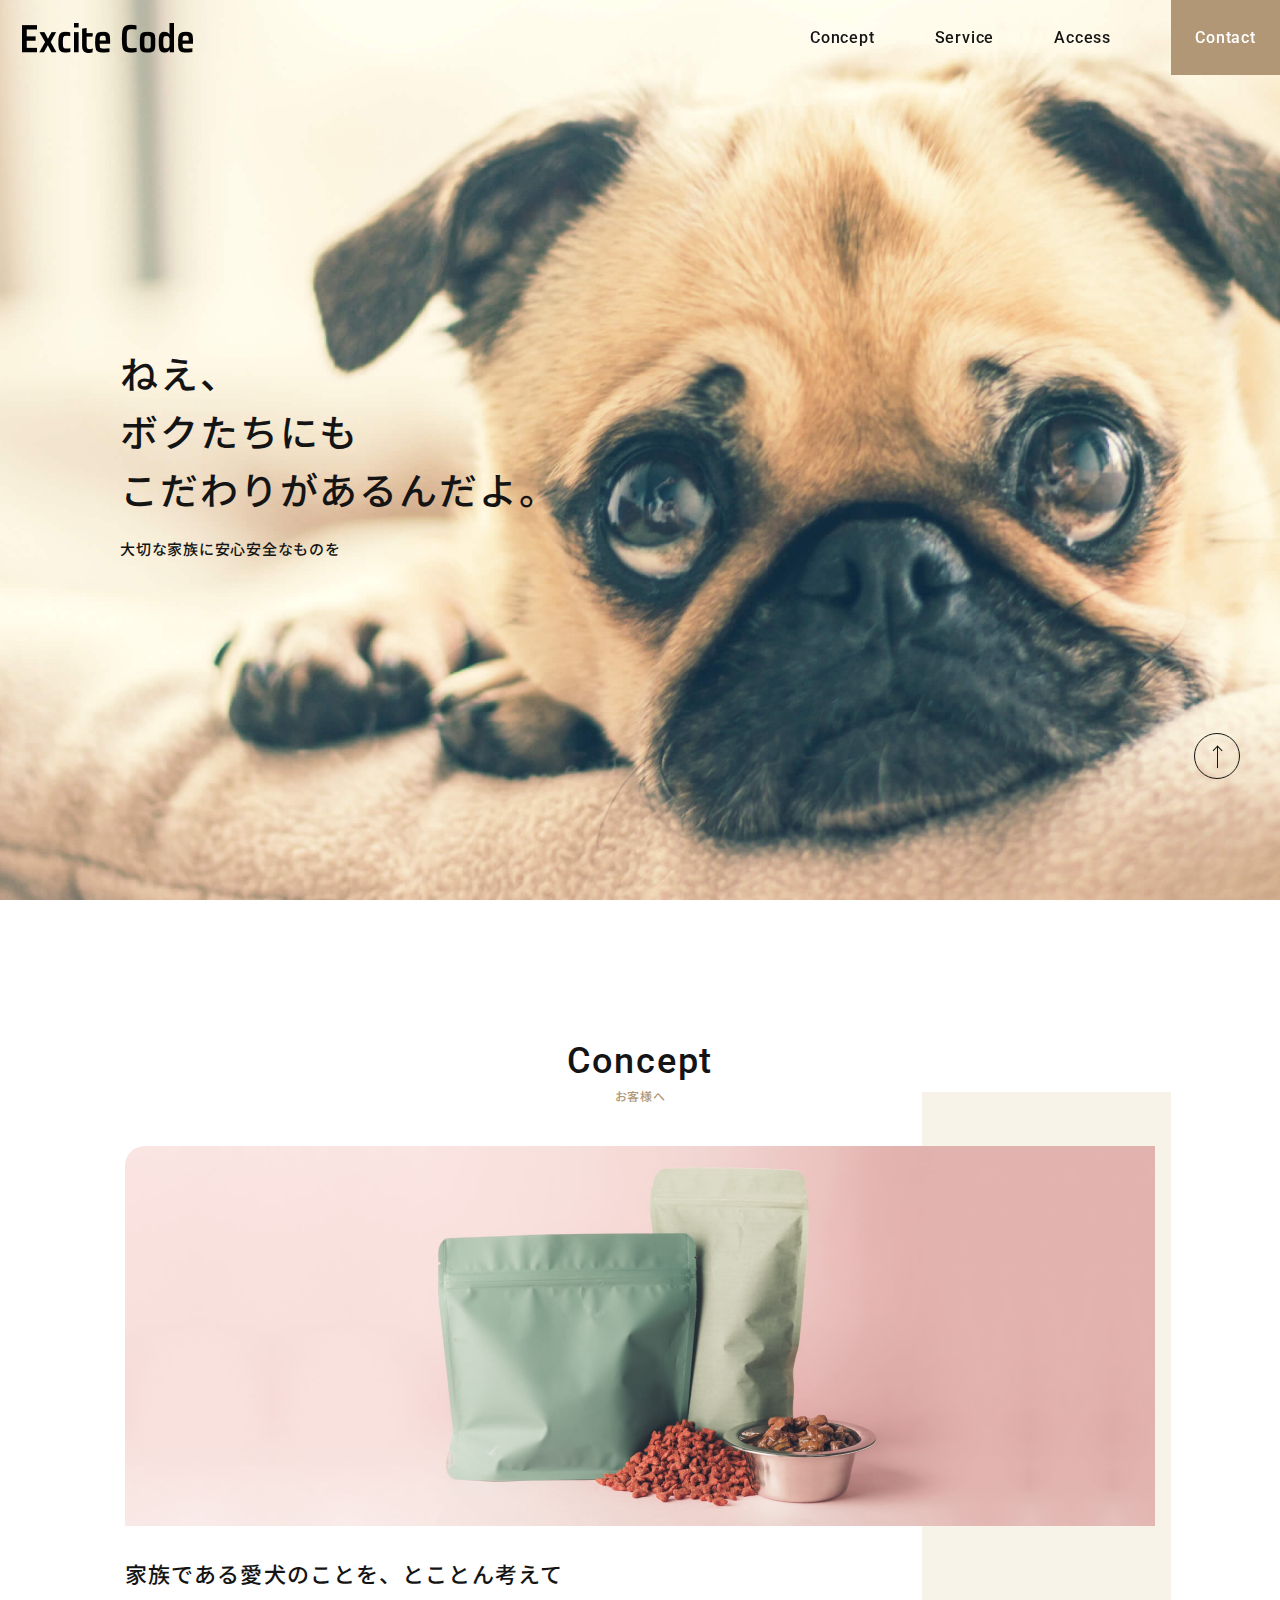
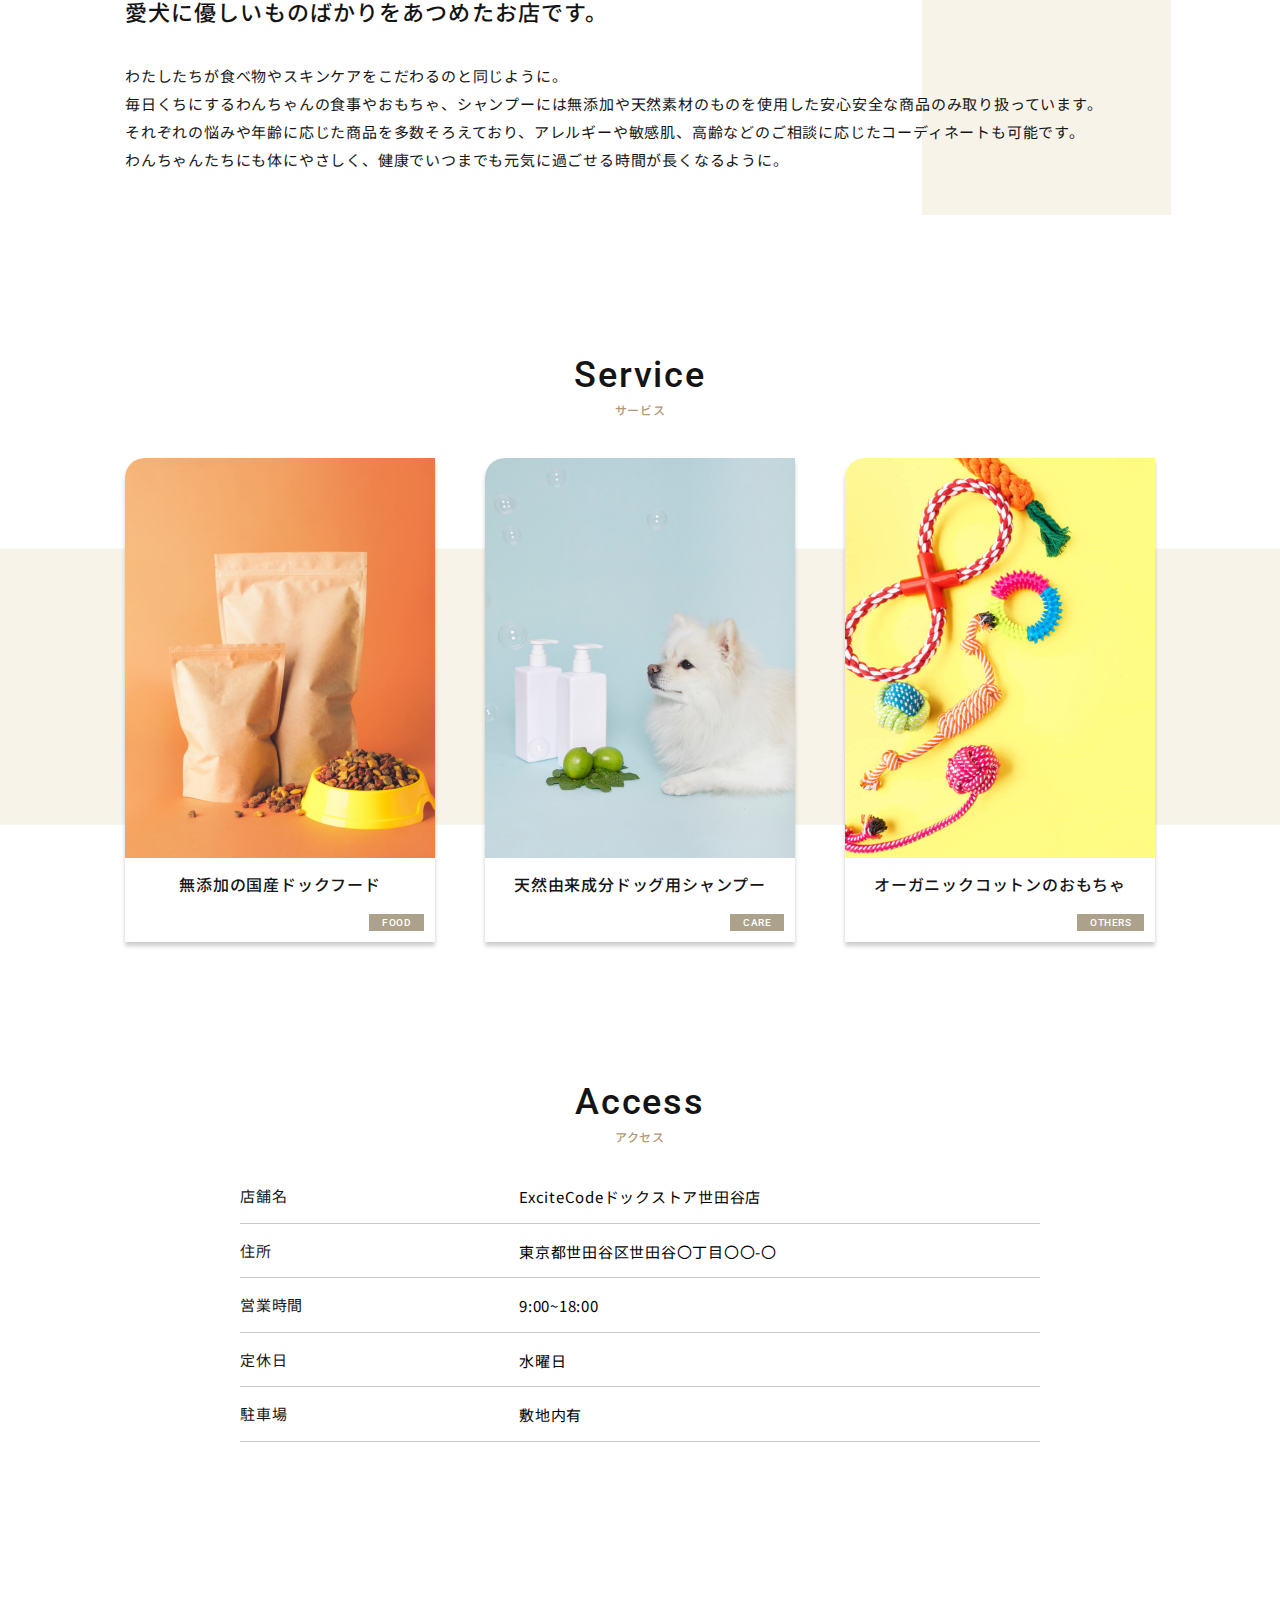
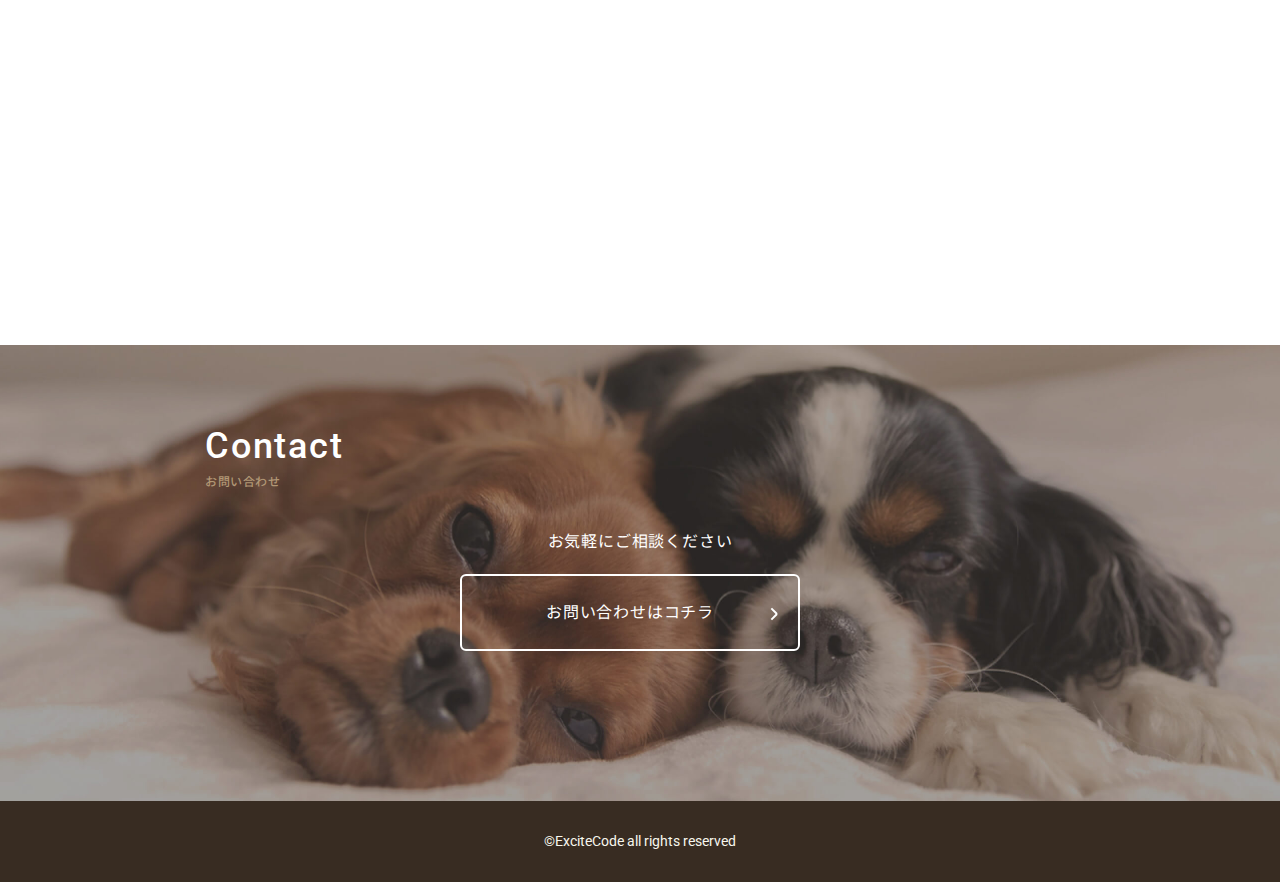
<file: index.html>
<!DOCTYPE html>
<html lang="ja">

<head>
  <meta name="robots" content="noindex,nofollow" />
  <meta charset="UTF-8" />
  <meta name="viewport" content="width=device-width,initial-scale=1.0" />
  <meta name="format-detection" content="telephone=no" />
  <!-- meta情報 -->
  <title>ExciteCode</title>
  <meta name="description" content="ExciteCodeは、家族である愛犬のことを、とことん考えて愛犬に優しいものばかりをあつめたお店です。" />
  <meta name="keywords" content="ExciteCode,ドラッグストア,ドッグケア" />
  <!-- ogp -->
  <meta property="og:title" content="ExciteCode" />
  <meta property="og:type" content="website" />
  <meta property="og:url" content="https://yuhonakayama.com/index.html" />
  <meta property="og:image" content="https://yuhonakayama.com/images/ogp.jpg" />
  <meta property="og:site_name" content="ExciteCode" />
  <meta property="og:description" content="ExciteCodeは、家族である愛犬のことを、とことん考えて愛犬に優しいものばかりをあつめたお店です。" />
  <meta name="twitter:card" content="summary" />
  <!-- ファビコン -->
  <link rel="icon" href="/images/favicon.ico" type="image/x-icon">
  <link rel="apple-touch-icon" sizes="180x180" href="/images/apple-touch-icon.png">

  <!-- Google Fonts -->
  <link rel="preconnect" href="https://fonts.googleapis.com">
  <link rel="preconnect" href="https://fonts.gstatic.com" crossorigin>
  <link href="https://fonts.googleapis.com/css2?family=Noto+Sans+JP:wght@100..900&family=Roboto:ital,wdth,wght@0,75..100,100..900;1,75..100,100..900&display=swap" rel="stylesheet">

  <!-- css -->
  <link rel="stylesheet" href="https://cdn.jsdelivr.net/npm/swiper@11/swiper-bundle.min.css"/>
  <link rel="stylesheet" href="css/style.css" />

  <!-- JavaScript -->
  <script src="https://cdn.jsdelivr.net/npm/swiper@11/swiper-bundle.min.js"></script>
  <script src="https://code.jquery.com/jquery-3.6.1.min.js" integrity="sha256-o88AwQnZB+VDvE9tvIXrMQaPlFFSUTR+nldQm1LuPXQ=" crossorigin="anonymous" defer></script>
  <script src="/js/script.js" defer></script>
</head>

<body>
  <!-- ヘッダー -->
    <header class="header js-header">

      <div class="header__inner">
        <h1 class="header__name"><img src="/images/logo.png" alt="ヘッダーロゴ" class="header-logo"></h1>
        <nav class="header__nav md-none">
          <ul class="header__items">
            <li class="header__item">
              <a href="#concept" class="header__link">Concept</a>
            </li>
            <li class="header__item">
              <a href="#service" class="header__link">Service</a>
            </li>
            <li class="header__item">
              <a href="#access" class="header__link">Access</a>
            </li>
            <li class="header__item">
              <a href="#contact" class="header__link header__link--contact">Contact</a>
            </li>
          </ul>
        </nav>
      </div>

       <!-- ハンバーガーメニュー -->
        <div class="hamburger js-hamburger md-show">
          <span></span>
          <span></span>
          <span></span>
        </div>

        <!-- ドロワーメニュー -->
          <div class="drawer-menu js-drawer md-show">
            <div class="drawer-menu__inner">
              <ul class="drawer-menu__items">
                <li class="drawer-menu__item">
                  <a href="#concept" class="drawer-menu__link js-drawer-link">Concept</a>
                </li>
                <li class="drawer-menu__item">
                  <a href="#service" class="drawer-menu__link">Service</a>
                </li>
                <li class="drawer-menu__item">
                  <a href="#access" class="drawer-menu__link">Access</a>
                </li>
                <li class="drawer-menu__item">
                  <div class="drawer-menu__contact contact-btn--drawer">
                    <a href="#contact" class="drawer-menu__link contact-btn--drawer__link">Contact</a>
                  </div>
                </li>
              </ul>
            </div>
          </div>

    </header>

  <main>
    <!-- メインビュー　swiper -->
    <div class="mv js-main-view">
      <div class="mv__inner">
        <div class="mv__slider swiper">
          <div class="swiper-wrapper">
            <!-- 1枚目 -->
            <div class="swiper-slide">
              <picture>
                <source srcset="/images/top/fv01.jpg" media="(min-width: 1024px)">
                <img src="images/top/fv-sp01.jpg" alt="伏せをしながら上目遣いで見つめている犬">
              </picture>
            </div>
            <!-- 2枚目 -->
            <div class="swiper-slide">
              <picture>
                <source srcset="/images/top/fv02.jpg" media="(min-width: 1024px)">
                <img src="images/top/fv-sp02.jpg" alt="立ち上がって遠くを見つめている犬">
              </picture>
            </div>
            <!-- 3枚目 -->
            <div class="swiper-slide">
              <picture>
                <source srcset="/images/top/fv03.jpg" media="(min-width: 1024px)">
                <img src="images/top/fv-sp03.jpg" alt="器の隣で伏せをしながらごはんを待っている犬">
              </picture>
            </div>
            <!-- タイトルメッセージ -->
            <div class="mv__title-container">
                <p class="mv__title-main">
                  ねえ、<br>ボクたちにも<br>こだわりがあるんだよ。
                </p>
                <p class="mv__title-sub">
                  大切な家族に安心安全なものを
                </p>
            </div>
          </div>
        </div>
      </div>
    </div>

    <!-- Concept -->
     <section class="concept" id="concept">
      <div class="concept__decoration"></div>
      <div class="concept__inner inner">
        <div class="concept__title section-title">
          <h2 class="concept__title-main title-main">Concept</h2>
          <p class="concept__title-sub title-sub">お客様へ</p>
        </div>
        <div class="concept__container">
          <div class="concept__content">
            <img src="/images/top/concept.jpg" alt="ドッグフード">
            <div class="concept__text">
              <p class="concept__text--main">
                家族である愛犬のことを、<br class="md-show">とことん考えて<br>愛犬に優しいものばかりを<br class="md-show">あつめたお店です。
              </p>
              <p class="concept__text--sub">
                わたしたちが食べ物やスキンケアをこだわるのと同じように。<br>
                毎日くちにするわんちゃんの食事やおもちゃ、シャンプーには無添加や天然素材のものを使用した安心安全な商品のみ取り扱っています。<br>
                それぞれの悩みや年齢に応じた商品を多数そろえており、アレルギーや敏感肌、高齢などのご相談に応じたコーディネートも可能です。<br>
                わんちゃんたちにも体にやさしく、健康でいつまでも元気に過ごせる時間が長くなるように。
              </p>
            </div>
          </div>
        </div>
      </div>
     </section>

     <!-- Service -->
      <section class="service" id="service">
        <div class="service__decoration"></div>
        <div class="service__inner inner">
          <div class="service__title section-title">
            <h2 class="service__title-main title-main">Service</h2>
            <p class="service__title-sub title-sub">サービス</p>
          </div>
          <div class="service__container cards">
            <div class="service__item cards__card card">
              <a href="#" class="service__link card__link">
                <img src="images/top/service01.jpg" alt="ドッグフード">
                <div class="card__content">
                  <p class="card__text">無添加の国産ドックフード</p>
                  <span class="card__tag tag">FOOD</span>
                </div>
              </a>
            </div>
            <div class="service__item card">
              <a href="#" class="service__link card__link">
                <img src="images/top/service02.jpg" alt="シャンプーの隣で伏せをしながらシャボン玉を見つめる白い犬">
                <div class="card__content">
                  <p class="card__text">天然由来成分ドッグ用シャンプー</p>
                  <span class="card__tag tag">CARE</span>
                </div>
              </a>
            </div>
            <div class="service__item card">
              <a href="#" class="service__link card__link">
                <img src="images/top/service03.jpg" alt="カラフルな犬のおもちゃ">
                <div class="card__content">
                  <p class="card__text">オーガニックコットンのおもちゃ</p>
                  <span class="card__tag tag">OTHERS</span>
                </div>
              </a>
            </div>
          </div>
        </div>
      </section>

      <!-- Access -->
       <section class="access" id="access">
        <div class="access__inner">
          <div class="access__title section-title">
            <h2 class="access__title-main title-main">Access</h2>
            <p class="access__title-sub title-sub">アクセス</p>
          </div>
          <ul class="access__container">
            <li class="access__item access-item">
                <p class="access-item__name">店舗名</p>
                <p class="access-item__content">ExciteCodeドックストア世田谷店</p>
            </li>
            <li class="access__item access-item">
              <p class="access-item__name">住所</p>
              <p class="access-item__content">東京都世田谷区世田谷〇丁目〇〇-〇</p>
            </li>
            <li class="access__item access-item">
              <p class="access-item__name">営業時間</p>
              <p class="access-item__content">9:00~18:00</p>
            </li>
            <li class="access__item access-item">
              <p class="access-item__name">定休日</p>
              <p class="access-item__content">水曜日</p>
            </li>
            <li class="access__item access-item">
              <p class="access-item__name">駐車場</p>
              <p class="access-item__content">敷地内有</p>
            </li>
          </ul>
        </div>
        <iframe src="https://www.google.com/maps/embed?pb=!1m18!1m12!1m3!1d12969.274324161128!2d139.62830895095405!3d35.64452176903803!2m3!1f0!2f0!3f0!3m2!1i1024!2i768!4f13.1!3m3!1m2!1s0x6018f383b3543e3b%3A0xd3e41ea76ba5b02!2z44CSMTU0LTAwMTcg5p2x5Lqs6YO95LiW55Sw6LC35Yy65LiW55Sw6LC3!5e0!3m2!1sja!2sjp!4v1737986434207!5m2!1sja!2sjp" width="600" height="450" style="border:0;" allowfullscreen="" loading="lazy" referrerpolicy="no-referrer-when-downgrade"></iframe>
       </section>

       <!-- Contact -->
       <section class="contact" id="contact">
        <div class="contact__inner">
          <div class="contact__title section-title">
            <h2 class="contact__title-main title-main title-main--reverse">Contact</h2>
            <p class="contact__title-sub title-sub">お問い合わせ</p>
          </div>
          <div class="contact__container">
            <p class="contact__text">お気軽にご相談ください</p>
            <div class="contact__btn contact-btn">
              <a href="/contact.html" class="contact-btn__link">お問い合わせはコチラ</a>
            </div>
          </div>
        </div>
       </section>

  </main>

  <!-- フッター -->
  <footer class="footer">
    <small class="copy-right">&copy;ExciteCode&nbsp;all&nbsp;rights&nbsp;reserved</small>
  </footer>

  <!-- ページトップボタン -->
  <div class="page-top-button js-page-top"></div>

</body>

</html>
</file>
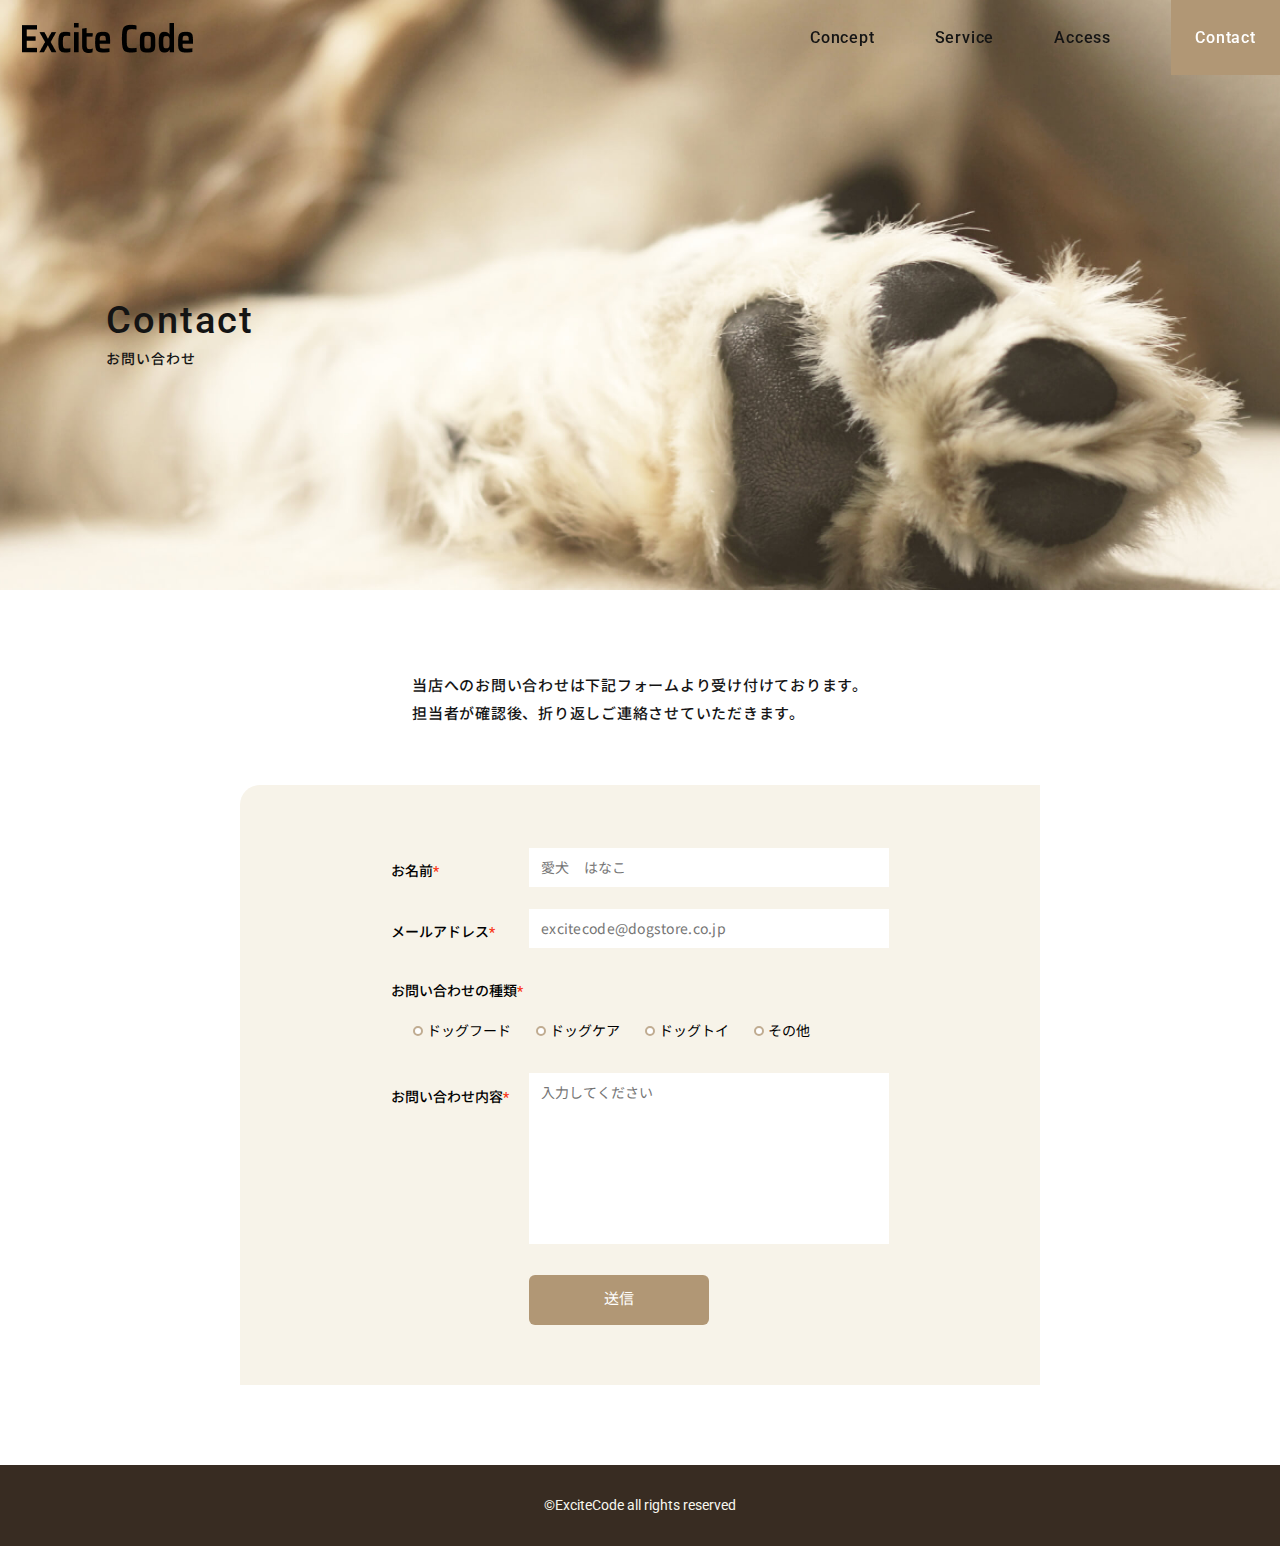
<file: contact.html>
<!DOCTYPE html>
<html lang="ja">

<head>
  <meta name="robots" content="noindex,nofollow" />
  <meta charset="UTF-8" />
  <meta name="viewport" content="width=device-width,initial-scale=1.0" />
  <meta name="format-detection" content="telephone=no" />
  <!-- meta情報 -->
  <title>ExciteCode | お問い合わせ</title>
  <meta name="description" content="ExciteCodeのお問い合わせページです。" />
  <meta name="keywords" content="ExciteCode,ドラッグストア,ドッグケア,お問い合わせ" />
  <!-- ogp -->
  <meta property="og:title" content="お問い合わせ | ExciteCode" />
  <meta property="og:type" content="website" />
  <meta property="og:url" content="https://yuhonakayama.com/contact.html" />
  <meta property="og:image" content="https://yuhonakayama.com/images/ogp.jpg" />
  <meta property="og:site_name" content="お問い合わせ | ExciteCode" />
  <meta property="og:description" content="ExciteCodeのお問い合わせページです。" />
  <meta name="twitter:card" content="summary" />
  <!-- ファビコン -->
  <link rel="icon" href="/images/favicon.ico" type="image/x-icon">
  <link rel="apple-touch-icon" sizes="180x180" href="/images/apple-touch-icon.png">

  <!-- Google Fonts -->
  <link rel="preconnect" href="https://fonts.googleapis.com">
  <link rel="preconnect" href="https://fonts.gstatic.com" crossorigin>
  <link href="https://fonts.googleapis.com/css2?family=Noto+Sans+JP:wght@100..900&family=Roboto:ital,wdth,wght@0,75..100,100..900;1,75..100,100..900&display=swap" rel="stylesheet">

  <!-- css -->
  <link rel="stylesheet" href="https://cdn.jsdelivr.net/npm/swiper@11/swiper-bundle.min.css"/>
  <link rel="stylesheet" href="/css/style.css" />

  <!-- JavaScript -->
  <script src="https://code.jquery.com/jquery-3.6.1.min.js" integrity="sha256-o88AwQnZB+VDvE9tvIXrMQaPlFFSUTR+nldQm1LuPXQ=" crossorigin="anonymous" defer></script>
  <script src="/js/script.js" defer></script>
</head>

<body>
  <!-- ヘッダー -->
  <header class="header js-header">

    <div class="header__inner">
      <h1 class="header__name"><img src="/images/logo.png" alt="ヘッダーロゴ" class="header-logo"></h1>
      <nav class="header__nav md-none">
        <ul class="header__items">
          <li class="header__item">
            <a href="/index.html#concept" class="header__link">Concept</a>
          </li>
          <li class="header__item">
            <a href="/index.html#service" class="header__link">Service</a>
          </li>
          <li class="header__item">
            <a href="/index.html#access" class="header__link">Access</a>
          </li>
          <li class="header__item">
            <a href="/index.html#contact" class="header__link header__link--contact">Contact</a>
          </li>
        </ul>
      </nav>
    </div>

       <!-- ハンバーガーメニュー -->
        <div class="hamburger js-hamburger md-show">
          <span></span>
          <span></span>
          <span></span>
        </div>

        <!-- ドロワーメニュー -->
          <div class="drawer-menu js-drawer md-show">
            <div class="drawer-menu__inner">
              <ul class="drawer-menu__items">
                <li class="drawer-menu__item">
                  <a href="/index.html#concept" class="drawer-menu__link">Concept</a>
                </li>
                <li class="drawer-menu__item">
                  <a href="/index.html#service" class="drawer-menu__link">Service</a>
                </li>
                <li class="drawer-menu__item">
                  <a href="/index.html#access" class="drawer-menu__link">Access</a>
                </li>
                <li class="drawer-menu__item">
                  <div class="drawer-menu__contact contact-btn--drawer">
                    <a href="/index.html#contact" class="drawer-menu__link contact-btn--drawer__link">Contact</a>
                  </div>
                </li>
              </ul>
            </div>
          </div>

    </header>

  <main>
    <!-- コンタクトページメインビュー -->
     <section class="contact-mv js-main-view">
      <div class="contact-mv__inner">
        <div class="contact-mv__title section-title">
          <h2 class="contact-mv__title-main title-main">Contact</h2>
          <p class="contact-mv__title-sub title-sub--other">お問い合わせ</p>
        </div>
      </div>
     </section>

    <!-- コンタクトフォーム -->
     <section class="contact-form">
      <div class="contact-form__inner">
        <div class="contact-form__message">
          <p class="contact-form__message-text">
            当店へのお問い合わせは下記フォームより受け付けております。<br>
            担当者が確認後、折り返しご連絡させていただきます。
          </p>
        </div>
        <div class="contact-form__container">
          <form action="mail.php" method="POST" class="contact-form__form form">
            <ul class="form__list">
              <li class="form__item">
                <dl>
                  <dt class="form__label">
                    <p class="form__label-text">お名前<span>*</span></p>
                  </dt>
                  <dd class="form__input">
                    <input class="form__input-text" name="お名前" type="text" placeholder="愛犬　はなこ" required>
                  </dd>
                </dl>
              </li>
              <li class="form__item">
                <dl>
                  <dt class="form__label">
                    <p class="form__label-text">メールアドレス<span>*</span></p>
                  </dt>
                  <dd class="form__input">
                    <input type="email" name="メールアドレス" class="form__input-text" placeholder="excitecode@dogstore.co.jp" required>
                  </dd>
                </dl>
              </li>
              <li class="form__item">
                <dl class="form__dl--kinds">
                  <dt class="form__label">
                    <p class="form__label-text">お問い合わせの種類<span>*</span></p>
                  </dt>
                  <dd class="form__input form__input--radio">
                    <label>
                      <input type="radio" name="問い合わせの種類" class="form__input-radio" value="ドッグフード" required>
                      <span class="custom-radio"></span>ドッグフード
                    </label>
                    <label>
                      <input type="radio" name="問い合わせの種類" class="form__input-radio" value="ドッグケア">
                      <span class="custom-radio"></span>ドッグケア
                    </label>
                    <br class="md-show">
                    <label>
                      <input type="radio" name="問い合わせの種類" class="form__input-radio" value="ドッグトイ">
                      <span class="custom-radio"></span>ドッグトイ
                    </label>
                    <label>
                      <input type="radio" name="問い合わせの種類" class="form__input-radio" value="その他">
                      <span class="custom-radio"></span>その他
                    </label>
                  </dd>
                </dl>
              </li>
              <li class="form__item">
                <dl class="form__dl--text-content">
                  <dt class="form__label form__label--text-content">
                    <p class="form__label-text">お問い合わせ内容<span>*</span></p>
                  </dt>
                  <dd class="form__input">
                    <textarea name="問い合わせ内容" class="form__textarea" placeholder="入力してください"></textarea>
                  </dd>
                </dl>
              </li>
              <li class="form__item">
                <dl>
                  <dt class="form__label">
                  </dt>
                  <dd class="form__input form__input--btn">
                    <div class="form__button">
                      <input class="button" type="submit" value="送信">
                    </div>
                  </dd>
                </dl>
              </li>
            </ul>
          </form>
        </div>
      </div>
     </section>

  </main>
  <!-- フッター -->
  <footer class="footer">
    <small class="copy-right">&copy;ExciteCode&nbsp;all&nbsp;rights&nbsp;reserved</small>
  </footer>

</body>

</html>
</file>
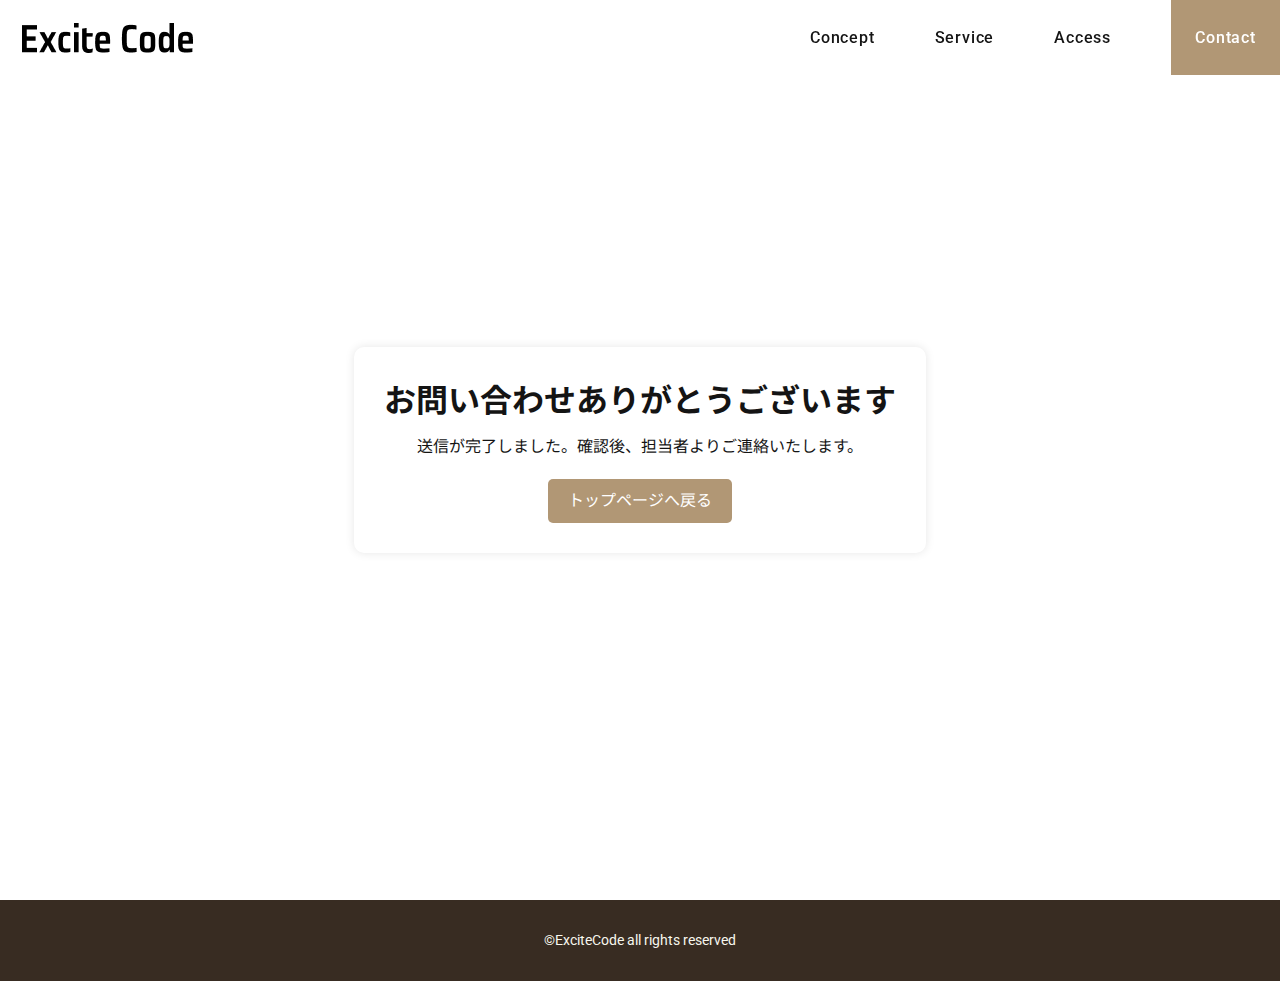
<file: thanks.html>
<!DOCTYPE html>
<html lang="ja">

<head>
  <meta name="robots" content="noindex,nofollow" />
  <meta charset="UTF-8" />
  <meta name="viewport" content="width=device-width,initial-scale=1.0" />
  <meta name="format-detection" content="telephone=no" />
  <!-- meta情報 -->
  <title>ExciteCode | お問い合わせ完了</title>
  <meta name="description" content="お問い合わせありがとうございます。内容を確認次第、ご連絡いたします。" />
  <meta name="keywords" content="ExciteCode,ドラッグストア,ドッグケア,お問い合わせ完了" />
  <!-- ogp -->
  <meta property="og:title" content="お問い合わせ完了 | ExciteCode" />
  <meta property="og:type" content="website" />
  <meta property="og:url" content="https://yuhonakayama.com/thanks.html" />
  <meta property="og:image" content="https://yuhonakayama.com/images/ogp.jpg" />
  <meta property="og:site_name" content="お問い合わせ完了 | ExciteCode" />
  <meta property="og:description" content="お問い合わせありがとうございます。内容を確認次第、ご連絡いたします。" />
  <meta name="twitter:card" content="summary" />
  <!-- ファビコン -->
  <link rel="icon" href="/images/favicon.ico" type="image/x-icon">
  <link rel="apple-touch-icon" sizes="180x180" href="/images/apple-touch-icon.png">

  <!-- Google Fonts -->
  <link rel="preconnect" href="https://fonts.googleapis.com">
  <link rel="preconnect" href="https://fonts.gstatic.com" crossorigin>
  <link href="https://fonts.googleapis.com/css2?family=Noto+Sans+JP:wght@100..900&family=Roboto:ital,wdth,wght@0,75..100,100..900;1,75..100,100..900&display=swap" rel="stylesheet">

  <!-- css -->
  <link rel="stylesheet" href="https://cdn.jsdelivr.net/npm/swiper@11/swiper-bundle.min.css"/>
  <link rel="stylesheet" href="/css/style.css" />

  <!-- JavaScript -->
  <script src="https://code.jquery.com/jquery-3.6.1.min.js" integrity="sha256-o88AwQnZB+VDvE9tvIXrMQaPlFFSUTR+nldQm1LuPXQ=" crossorigin="anonymous" defer></script>
  <script src="/js/script.js" defer></script>
</head>

<body>
  <!-- ヘッダー -->
    <header class="header">

      <div class="header__inner">
        <h1 class="header__name"><img src="/images/logo.png" alt="ヘッダーロゴ" class="header-logo"></h1>
        <nav class="header__nav md-none">
          <ul class="header__items">
            <li class="header__item">
              <a href="#" class="header__link">Concept</a>
            </li>
            <li class="header__item">
              <a href="#" class="header__link">Service</a>
            </li>
            <li class="header__item">
              <a href="#" class="header__link">Access</a>
            </li>
            <li class="header__item">
              <a href="#" class="header__link header__link--contact">Contact</a>
            </li>
          </ul>
        </nav>
      </div>

       <!-- ハンバーガーメニュー -->
        <div class="hamburger js-hamburger md-show">
          <span></span>
          <span></span>
          <span></span>
        </div>

        <!-- ドロワーメニュー -->
          <div class="drawer-menu js-drawer md-show">
            <div class="drawer-menu__inner">
              <ul class="drawer-menu__items">
                <li class="drawer-menu__item">
                  <a href="#" class="drawer-menu__link">Concept</a>
                </li>
                <li class="drawer-menu__item">
                  <a href="#" class="drawer-menu__link">Service</a>
                </li>
                <li class="drawer-menu__item">
                  <a href="#" class="drawer-menu__link">Access</a>
                </li>
                <li class="drawer-menu__item">
                  <div class="drawer-menu__contact contact-btn--drawer">
                    <a href="#" class="drawer-menu__link contact-btn--drawer__link">Contact</a>
                  </div>
                </li>
              </ul>
            </div>
          </div>

    </header>

  <main>
    <!-- お問い合わせ完了画面 -->
    <section class="thanks">
      <div class="thanks__inner">
        <div class="thanks__container">
          <h1 class="thanks__title">お問い合わせ<br class="md-show">ありがとうございます</h1>
          <p class="thanks__message">送信が完了しました。<br class="md-show">確認後、担当者よりご連絡いたします。</p>
          <a href="/index.html" class="thanks__btn">トップページへ戻る</a>
        </div>
      </div>
    </section>
  </main>

  <!-- フッター -->
  <footer class="footer">
    <small class="copy-right">&copy;ExciteCode&nbsp;all&nbsp;rights&nbsp;reserved</small>
  </footer>

</body>

</html>
</file>
<file: css/style.css>
@charset "UTF-8";
html {
  font-size: 16px;
}

body {
  font-family: "Roboto", "Noto Sans JP", serif;
}

a[href^="tel:"] {
  pointer-events: none;
}
@media screen and (max-width: 768px) {
  a[href^="tel:"] {
    pointer-events: auto;
  }
}

a {
  transition: opacity 0.3s;
}
a:hover {
  opacity: 0.7;
}

*,
*::before,
*::after {
  box-sizing: border-box;
}

/* Remove default padding */
ul,
ol {
  padding: 0;
}

/* Remove default margin */
body,
h1,
h2,
h3,
h4,
p,
ul,
ol,
figure,
blockquote,
dl,
dd {
  margin: 0;
}

/* Set core root defaults */
html {
  scroll-behavior: smooth;
}

/* Set core body defaults */
body {
  min-height: 100vh;
  text-rendering: optimizeSpeed;
  line-height: 1.5;
}

/* Remove list styles on ul, ol elements with a class attribute */
ul,
ol {
  list-style: none;
}

/* A elements that don't have a class get default styles */
a:not([class]) {
  -webkit-text-decoration-skip: ink;
          text-decoration-skip-ink: auto;
}

a {
  text-decoration: none;
}

/* Make images easier to work with */
img {
  max-width: 100%;
  display: block;
  width: 100%;
}

/* Natural flow and rhythm in articles by default */
article > * + * {
  margin-top: 1em;
}

/* Inherit fonts for inputs and buttons */
input,
button,
textarea,
select {
  font: inherit;
}

/* Blur images when they have no alt attribute */
img:not([alt]) {
  filter: blur(10px);
}

/* フォームリセット */
input,
button,
select,
textarea {
  -webkit-appearance: none;
  -moz-appearance: none;
  appearance: none;
  background: transparent;
  border: none;
  border-radius: 0;
  font: inherit;
  outline: none;
}

textarea {
  resize: vertical;
}

input[type=checkbox],
input[type=radio] {
  display: none;
}

input[type=submit],
input[type=button],
label,
button,
select {
  cursor: pointer;
}

select::-ms-expand {
  display: none;
}

@media screen and (max-width: 768px) {
  .md-none {
    display: none;
  }
}

.md-show {
  display: none;
}
@media screen and (max-width: 768px) {
  .md-show {
    display: block;
  }
}

.header {
  position: fixed;
  top: 0;
  left: 0;
  width: 100%;
  height: 75px;
  background-color: transparent;
  z-index: 1000;
}

.js-header {
  transition: background-color 0.3s ease;
}

.js-header.is-scrolled {
  background-color: #fff;
}

.header__inner {
  display: flex;
  height: inherit;
  padding-left: 22px;
}
@media screen and (max-width: 768px) {
  .header__inner {
    padding-left: 14px;
  }
}

.header__name {
  display: flex;
  align-items: center;
  height: inherit;
  width: 171px;
  margin-right: auto;
}
@media screen and (max-width: 768px) {
  .header__name {
    width: 132px;
  }
}

.header__nav {
  height: inherit;
}

.header__items {
  display: flex;
  height: inherit;
}

.header__item {
  height: inherit;
}

.header__item:not(:first-child) {
  margin-left: 60px;
}

.header__link {
  height: inherit;
  display: flex;
  align-items: center;
  color: #141414;
  font-size: 16px;
  font-weight: 500;
  letter-spacing: 0.05em;
}

.header__link--contact {
  width: 109px;
  justify-content: center;
  background-color: #B19775;
  color: #fff;
}

.hamburger {
  position: fixed;
  top: 26px;
  right: 15px;
  width: 25px;
  height: 18px;
  z-index: 9999;
}

.hamburger.is-active {
  top: 27px;
  right: 14px;
}

.hamburger span {
  position: absolute;
  left: 0;
  display: inline-block;
  content: "";
  width: 25px;
  height: 2px;
  background-color: #141414;
  transition: background-color 0.3s, transform 0.3s, opacity 0.3s;
}

.hamburger.is-active span {
  background-color: #fff;
}

.hamburger span:nth-child(1) {
  top: 0;
}

.hamburger span:nth-child(2) {
  top: 8px;
}

.hamburger span:nth-child(3) {
  top: 16px;
}

.hamburger.is-active span:nth-child(1) {
  top: 8px;
  transform: rotate(-45deg);
}

.hamburger.is-active span:nth-child(2) {
  opacity: 0;
}

.hamburger.is-active span:nth-child(3) {
  top: 8px;
  transform: rotate(45deg);
}

.drawer-menu {
  position: absolute;
  top: 0;
  left: 0;
  display: none;
  width: 100%;
  height: 100vh;
  padding: 201px 0;
  background-color: rgba(56, 44, 34, 0.84);
  z-index: 5000;
}

.drawer-menu__inner {
  display: flex;
  flex-direction: column;
  align-items: center;
  justify-content: center;
}

.drawer-menu__item {
  display: flex;
  align-items: center;
  justify-content: center;
}

.drawer-menu__item:not(:first-child) {
  margin-top: 46px;
}

.drawer-menu__link {
  color: #fff;
  font-size: 16px;
  font-weight: 500;
}

.contact-btn--drawer {
  display: flex;
  align-items: center;
  justify-content: center;
  width: 200px;
  height: 50px;
  border-radius: 6px;
  background-color: #B19775;
}

.mv {
  width: 100%;
  height: 100vh;
  z-index: 1;
}

.mv__inner {
  height: inherit;
  width: 100%;
}

.mv__slider {
  height: inherit;
  width: 100%;
}

.swiper-wrapper {
  position: relative;
  height: inherit;
  width: 100%;
}

.swiper-slide {
  height: inherit;
}

.swiper-slide picture {
  height: inherit;
}

.swiper-slide picture img {
  height: inherit;
  -o-object-fit: cover;
     object-fit: cover;
}

.mv__title-container {
  position: absolute;
  top: 50%;
  left: 120px;
  transform: translateY(-48%);
  z-index: 2;
}
@media screen and (max-width: 768px) {
  .mv__title-container {
    left: 34px;
    transform: translateY(-50%);
  }
}

.mv__title-main {
  color: #141414;
  font-weight: 500;
  letter-spacing: 0.05em;
  font-size: 38px;
  line-height: 1.5263157895;
}
@media screen and (max-width: 768px) {
  .mv__title-main {
    font-size: 28px;
    line-height: 1.4285714286;
    letter-spacing: 0;
  }
}

.mv__title-sub {
  color: #141414;
  font-weight: 500;
  letter-spacing: 0.05em;
  font-size: 15px;
  margin-top: 18px;
}
@media screen and (max-width: 768px) {
  .mv__title-sub {
    font-size: 14px;
    letter-spacing: 0;
    margin-top: 7px;
  }
}

.concept {
  position: relative;
  width: 100%;
  padding: 134px 0 40px;
}
@media screen and (max-width: 768px) {
  .concept {
    padding: 92px 0 39px;
  }
}

.concept__decoration {
  position: absolute;
  top: 192px;
  right: 8.5%;
  width: 19.5vw;
  height: 79%;
  background-color: #F7F3E9;
  z-index: -1;
}
@media screen and (max-width: 768px) {
  .concept__decoration {
    top: 130px;
    right: 0;
    width: 48vw;
    height: 84.5%;
  }
}

.concept__inner.inner {
  z-index: 100;
}
@media screen and (max-width: 768px) {
  .concept__inner.inner {
    padding-right: 0;
  }
}

@media screen and (max-width: 768px) {
  .concept__title.section-title {
    text-align: left;
  }
}

.concept__container {
  width: 100%;
}

.concept__content {
  width: 100%;
  padding-top: 40px;
}

.concept__content img {
  width: 100%;
  border-radius: 20px 0 0 0;
}
@media screen and (max-width: 768px) {
  .concept__content img {
    min-height: 180px;
    -o-object-fit: cover;
       object-fit: cover;
  }
}

.concept__text {
  letter-spacing: 0.05em;
  color: #141414;
}
@media screen and (max-width: 768px) {
  .concept__text {
    padding-right: 15px;
  }
}

.concept__text--main {
  font-size: 22px;
  font-weight: 500;
  line-height: 1.7272727273;
  margin-top: 31px;
  letter-spacing: 0.05em;
}
@media screen and (max-width: 768px) {
  .concept__text--main {
    font-size: 18px;
    line-height: 1.7777777778;
    margin-top: 20px;
  }
}

.concept__text--sub {
  font-size: 15px;
  font-weight: 400;
  line-height: 1.8666666667;
  margin-top: 30px;
}
@media screen and (max-width: 768px) {
  .concept__text--sub {
    font-size: 14px;
    line-height: 1.8571428571;
    margin-top: 20px;
  }
}

.service {
  position: relative;
  width: 100%;
  padding: 133px 0 0;
}
@media screen and (max-width: 1024px) {
  .service {
    padding: 94px 0 0;
  }
}

.service__decoration {
  position: absolute;
  top: 50%;
  transform: translateY(-11%);
  width: 100vw;
  height: 38%;
  background-color: #F7F3E9;
  z-index: -1;
}
@media screen and (max-width: 1024px) {
  .service__decoration {
    transform: translateY(-40%);
    height: 65%;
  }
}
@media screen and (max-width: 768px) {
  .service__decoration {
    top: 129px;
    left: 0;
    transform: translateY(0);
    width: 48%;
    height: 93.8%;
  }
}

@media screen and (max-width: 768px) {
  .service__title.section-title {
    text-align: right;
  }
}

.service__container {
  margin-top: 38px;
}
@media screen and (max-width: 768px) {
  .service__container {
    margin-top: 38px;
  }
}

.cards {
  display: grid;
  grid-template-columns: repeat(auto-fit, minmax(310px, 1fr));
  -moz-column-gap: 50px;
       column-gap: 50px;
  row-gap: 30px;
}
@media screen and (max-width: 768px) {
  .cards {
    grid-template-columns: repeat(auto-fit, minmax(250px, 1fr));
    padding: 0 47px 0 48px;
    row-gap: 29px;
  }
}

.card {
  border-radius: 20px 0 0 0;
  box-shadow: 0 4px 4px rgba(0, 0, 0, 0.2);
  transition: transform 0.5s;
}
.card:hover {
  transform: scale(1.08);
}

.card__link {
  height: inherit;
}

.card img {
  width: 100%;
  border-radius: 20px 0 0 0;
}

.card__content {
  display: flex;
  flex-direction: column;
  padding: 11px;
  background-color: #fff;
}
@media screen and (max-width: 768px) {
  .card__content {
    padding: 10px;
  }
}

.card__text {
  text-align: center;
  font-size: 16px;
  font-weight: 500;
  letter-spacing: 0.05em;
  margin-top: 5px;
  color: #141414;
}
@media screen and (max-width: 768px) {
  .card__text {
    font-size: 14px;
    margin-top: 0;
  }
}

.card__tag {
  margin-left: auto;
  margin-top: 16px;
}
@media screen and (max-width: 768px) {
  .card__tag {
    margin-top: 8px;
  }
}

.tag {
  background-color: #ACA28B;
  color: #fff;
  font-family: "Roboto";
  font-size: 10px;
  font-weight: 500;
  letter-spacing: 0.05em;
  padding: 1px 13px;
}
@media screen and (max-width: 768px) {
  .tag {
    padding: 1px 12px;
  }
}

.access {
  width: 100%;
  padding-top: 133px;
}
@media screen and (max-width: 768px) {
  .access {
    padding-top: 135px;
  }
}

.access__inner {
  max-width: 850px;
  padding: 0 25px;
  margin: 0 auto;
}
@media screen and (max-width: 768px) {
  .access__inner {
    padding: 0 15px;
  }
}

.access__container {
  width: 100%;
  margin-top: 39px;
}

.access__item:not(:first-child) {
  margin-top: 17px;
}

.access-item {
  display: flex;
  padding-bottom: 14px;
  border-bottom: solid 1px #C8C8C8;
}
@media screen and (max-width: 768px) {
  .access-item {
    flex-direction: column;
  }
}

.access-item__name {
  width: 279px;
  color: #141414;
  font-size: 15px;
  font-weight: 400;
  letter-spacing: 0.05em;
}

.access-item__content {
  font-family: "Noto Sans JP";
  font-size: 15px;
  font-weight: 400;
  letter-spacing: 0.05em;
}
@media screen and (max-width: 768px) {
  .access-item__content {
    margin-top: 9px;
  }
}

.access iframe {
  width: 100vw;
  height: 51.5vh;
  display: block;
  margin: 0;
  padding: 0;
  border: none;
  margin-top: 40px;
}
@media screen and (max-width: 768px) {
  .access iframe {
    height: 42vh;
  }
}

.contact {
  width: 100%;
  padding: 74px 0 150px;
  background-image: url(/images/top/contact.jpg);
  background-size: cover;
  background-position: center;
}
@media screen and (max-width: 768px) {
  .contact {
    background-image: url(/images/top/contact-sp.jpg);
    padding: 55px 0 130px;
  }
}

.contact__inner {
  width: 100%;
  padding: 0 25px;
  margin: 0 auto;
  display: flex;
  flex-direction: column;
}
@media screen and (max-width: 768px) {
  .contact__inner {
    padding: 0 15px;
  }
}

.contact__title {
  -moz-text-align-last: left;
       text-align-last: left;
  margin-left: 180px;
}
@media screen and (max-width: 768px) {
  .contact__title {
    margin-left: 0;
  }
}

.contact__container {
  text-align: center;
  margin: 39px auto 0;
  color: #fff;
}
@media screen and (max-width: 768px) {
  .contact__container {
    margin-top: 60px;
  }
}

.contact__text {
  font-size: 16px;
  font-weight: 400;
  letter-spacing: 0.05em;
}
@media screen and (max-width: 768px) {
  .contact__text {
    font-size: 14px;
  }
}

.contact__btn {
  margin-top: 20px;
}
@media screen and (max-width: 768px) {
  .contact__btn {
    margin-top: 14px;
  }
}

.contact-btn {
  position: relative;
  transform: translateX(-10px);
  width: 340px;
  height: 77px;
  outline: 2px solid #fff;
  outline-offset: -2px;
  border-radius: 6px;
  box-sizing: content-box;
}
@media screen and (max-width: 768px) {
  .contact-btn {
    transform: translateY(0);
    width: 260px;
    height: 22px;
    padding: 18px 0;
  }
}

.contact-btn__link {
  display: flex;
  align-items: center;
  justify-content: center;
  width: 100%;
  height: inherit;
  color: #fff;
  font-size: 16px;
  font-weight: 400;
  letter-spacing: 0.05em;
  transition: 0.3s letter-spacing;
}
@media screen and (max-width: 768px) {
  .contact-btn__link {
    font-size: 15px;
    font-weight: 400;
  }
}
.contact-btn__link:hover {
  opacity: 1;
  letter-spacing: 0.22em;
}

.contact-btn__link::before,
.contact-btn__link::after {
  position: absolute;
  top: 50%;
  right: 23px;
  display: inline-block;
  content: "";
  background-color: #fff;
  width: 8px;
  height: 2px;
}

.contact-btn__link::before {
  transform: rotate(-45deg);
  transform-origin: right center;
}

.contact-btn__link::after {
  transform: rotate(45deg);
  transform-origin: right center;
}

.footer {
  position: relative;
  display: flex;
  width: 100%;
  background-color: #382C22;
  padding: 30px 0;
}
@media screen and (max-width: 768px) {
  .footer {
    padding: 20px 0;
  }
}

.copy-right {
  color: #F7F7EE;
  font-family: "Roboto";
  font-size: 14px;
  font-weight: 400;
  margin: 0 auto;
}

.page-top-button {
  position: fixed;
  z-index: 9000;
  right: 40px;
  bottom: 121px;
  width: 46px;
  height: 46px;
  border-radius: 50%;
  border: 1px solid #141414;
  cursor: pointer;
  background-color: transparent;
}
@media screen and (max-width: 768px) {
  .page-top-button {
    width: 28px;
    height: 28px;
    right: 15px;
    bottom: 75px;
  }
}

.page-top-button::after {
  position: absolute;
  top: 30%;
  left: 55%;
  width: 7px;
  height: 7px;
  content: "";
  transform: rotate(-45deg) translate(-50%, -50%);
  border-top: 1px solid #141414;
  border-right: 1px solid #141414;
}

.page-top-button::before {
  position: absolute;
  top: 30%;
  left: 50%;
  width: 1px;
  height: 21px;
  content: "";
  background-color: #141414;
}
@media screen and (max-width: 768px) {
  .page-top-button::before {
    left: 48%;
    height: 13px;
  }
}

.contact-mv {
  width: 100%;
  height: 65.5vh;
  background-image: url(/images/contact/contact-fv.jpg);
  background-size: cover;
  background-position: center;
}
@media screen and (max-width: 1024px) {
  .contact-mv {
    height: 66.7vh;
    background-image: url(/images/contact/contact-fv-sp.jpg);
  }
}

.contact-mv__inner {
  position: relative;
  width: 100%;
  height: inherit;
  padding: 0 25px;
}
@media screen and (max-width: 768px) {
  .contact-mv__inner {
    padding: 0 15px;
  }
}

.contact-mv__title.section-title {
  position: absolute;
  top: 49.5%;
  left: 8.3%;
  display: flex;
  flex-direction: column;
  -moz-text-align-last: left;
       text-align-last: left;
}
@media screen and (max-width: 768px) {
  .contact-mv__title.section-title {
    top: 45%;
    left: 4%;
  }
}

.contact-mv__title-main.title-main {
  font-size: 38px;
}
@media screen and (max-width: 768px) {
  .contact-mv__title-main.title-main {
    font-size: 34px;
  }
}

.contact-mv__title-sub.title-sub--other {
  font-size: 14px;
  letter-spacing: 0.07em;
}
@media screen and (max-width: 768px) {
  .contact-mv__title-sub.title-sub--other {
    font-size: 12px;
    line-height: 1.3em;
  }
}

.contact-form {
  width: 100%;
  padding: 82px 0 80px;
}
@media screen and (max-width: 768px) {
  .contact-form {
    padding: 60px 0;
  }
}

.contact-form__inner {
  width: 100%;
  max-width: 850px;
  padding: 0 25px;
  margin: 0 auto;
  display: flex;
  flex-direction: column;
  align-items: center;
}
@media screen and (max-width: 768px) {
  .contact-form__inner {
    padding: 0 15px;
  }
}

.contact-form__message-text {
  font-size: 15px;
  font-weight: 500;
  line-height: 1.8666666667;
  letter-spacing: 0.05em;
  color: #141414;
}
@media screen and (max-width: 768px) {
  .contact-form__message-text {
    font-size: 14px;
    font-weight: 500;
    line-height: 1.8571428571;
    letter-spacing: 0.05em;
  }
}

.contact-form__container {
  width: 100%;
  padding: 63px 0 60px;
  margin-top: 57px;
  background-color: #F7F3E9;
  border-radius: 20px 0 0 0;
}
@media screen and (max-width: 768px) {
  .contact-form__container {
    padding: 32px 20px 40px;
    margin-top: 40px;
  }
}

.form {
  display: flex;
  flex-direction: column;
  align-items: center;
}

.form__list {
  width: 100%;
  max-width: 498px;
}
@media screen and (max-width: 768px) {
  .form__list {
    max-width: 305px;
  }
}

.form__item:nth-child(2) {
  margin-top: 22px;
}
@media screen and (max-width: 768px) {
  .form__item:nth-child(2) {
    margin-top: 12px;
  }
}

.form__item:nth-child(3) {
  margin-top: 25px;
}
@media screen and (max-width: 768px) {
  .form__item:nth-child(3) {
    margin-top: 12px;
  }
}

.form__item:nth-child(4) {
  margin-top: 26px;
}
@media screen and (max-width: 768px) {
  .form__item:nth-child(4) {
    margin-top: 2px;
  }
}

.form__item:nth-child(5) {
  text-align: left;
  margin-top: 24px;
}
@media screen and (max-width: 768px) {
  .form__item:nth-child(5) {
    text-align: center;
    margin-top: 19px;
  }
}

.form__item > dl {
  width: 100%;
  display: flex;
  flex-direction: row;
  align-items: center;
  justify-content: space-between;
}
@media screen and (max-width: 768px) {
  .form__item > dl {
    flex-direction: column;
    align-items: flex-start;
  }
}

dl.form__dl--kinds {
  display: flex;
  flex-direction: column;
  align-items: flex-start;
}

.form__label-text {
  font-size: 14px;
  font-weight: 500;
  margin-top: 8px;
}

.form__label-text span {
  color: #F93212;
}

@media screen and (max-width: 768px) {
  .form__input {
    width: 100%;
    margin-top: 4px;
  }
}

.form__input-text {
  width: 360px;
  padding: 9px 12px;
  background-color: #fff;
  font-family: "Noto Sans JP";
  font-size: 14px;
  font-weight: 400;
  color: #C8C8C8;
  letter-spacing: 0.02em;
}
@media screen and (max-width: 768px) {
  .form__input-text {
    width: 100%;
    max-width: 305px;
  }
}

.form__input.form__input--radio {
  font-size: 14px;
  font-weight: 400;
  margin-top: 19px;
}
@media screen and (max-width: 768px) {
  .form__input.form__input--radio {
    margin-top: 1px;
    line-height: 2.5;
  }
}

.form__input.form__input--radio > label {
  margin-left: 22px;
}
@media screen and (max-width: 768px) {
  .form__input.form__input--radio > label {
    margin-left: 12px;
  }
}

@media screen and (max-width: 768px) {
  .form__input.form__input--radio > label:nth-child(2),
.form__input.form__input--radio > label:nth-child(5) {
    margin-left: 22px;
  }
}

.custom-radio {
  display: inline-block;
  width: 10px;
  height: 10px;
  border: 2px solid #C0AC91;
  border-radius: 50%;
  background-color: #fff;
  position: relative;
  cursor: pointer;
  margin-right: 4px;
}

input[type=radio]:checked + .custom-radio::after {
  content: "";
  width: 8px;
  height: 8px;
  background-color: #C0AC91;
  border-radius: 50%;
  position: absolute;
  top: 50%;
  left: 50%;
  transform: translate(-50%, -50%);
}

dl.form__dl--text-content {
  display: flex;
  align-items: flex-start;
  height: 100%;
}
@media screen and (max-width: 768px) {
  dl.form__dl--text-content {
    justify-content: flex-start;
  }
}

.form__label.form__label--text-content {
  padding-top: 11px;
}
@media screen and (max-width: 768px) {
  .form__label.form__label--text-content {
    padding-top: 3px;
  }
}

.form__textarea {
  width: 360px;
  height: 171px;
  background-color: #fff;
  padding: 10px 12px;
  font-size: 14px;
  font-weight: 400;
  color: #C8C8C8;
  margin-top: 5px;
  resize: none;
}
@media screen and (max-width: 768px) {
  .form__textarea {
    width: 100%;
    max-width: 305px;
    margin-top: -2px;
  }
}

.form__input.form__input--btn {
  width: 100%;
  max-width: 360px;
}
@media screen and (max-width: 768px) {
  .form__input.form__input--btn {
    max-width: 305px;
  }
}

.button {
  width: 180px;
  height: 50px;
  border-radius: 6px;
  background-color: #B19775;
  color: #fff;
  font-size: 15px;
  font-weight: 400;
}

.thanks {
  display: flex;
  align-items: center;
  justify-content: center;
  width: 100%;
  height: 100vh;
}

.thanks__inner {
  width: 100%;
  padding: 0 25px;
  display: flex;
  justify-content: center;
  align-items: center;
  text-align: center;
}

.thanks__container {
  background: #fff;
  padding: 30px;
  border-radius: 10px;
  box-shadow: 0 0 10px rgba(0, 0, 0, 0.1);
  display: inline-block;
}

.thanks__title {
  color: #141414;
}

.thanks__message {
  font-size: 16px;
  color: #141414;
  margin-top: 10px;
}
@media screen and (max-width: 768px) {
  .thanks__message {
    font-size: 14px;
  }
}

.thanks__btn {
  display: inline-block;
  margin-top: 20px;
  padding: 10px 20px;
  color: #fff;
  background: #B19775;
  text-decoration: none;
  border-radius: 5px;
}

.inner {
  width: 100%;
  max-width: 1080px;
  padding: 0 25px;
  margin: 0 auto;
}
@media screen and (max-width: 768px) {
  .inner {
    padding: 0 15px;
  }
}

.section-title {
  text-align: center;
}

.title-main {
  font-weight: 500;
  font-size: 36px;
  letter-spacing: 0.05em;
  color: #141414;
}

.title-sub {
  font-weight: 500;
  font-size: 12px;
  letter-spacing: 0.05em;
  color: #B19775;
}

.title-main--reverse {
  color: #fff;
}

.title-sub--other {
  color: #141414;
  font-weight: 500;
}
</file>
